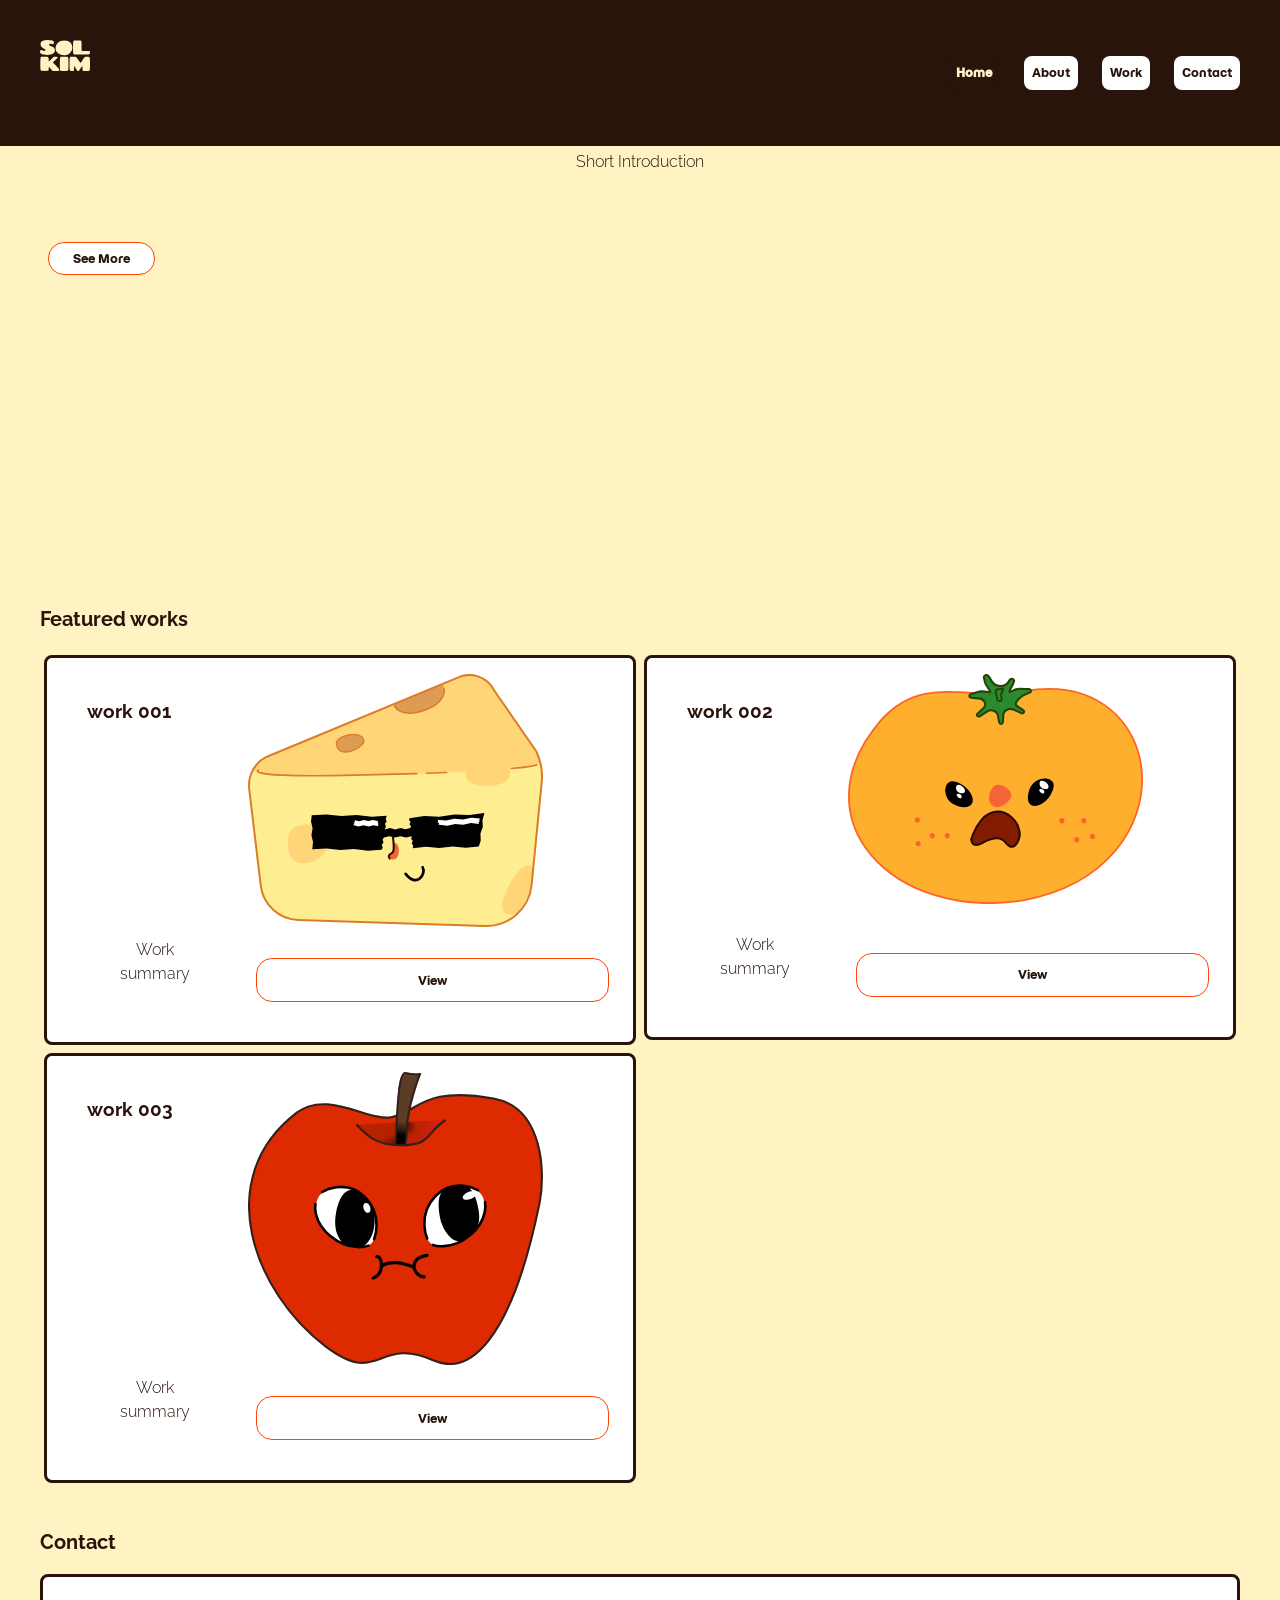
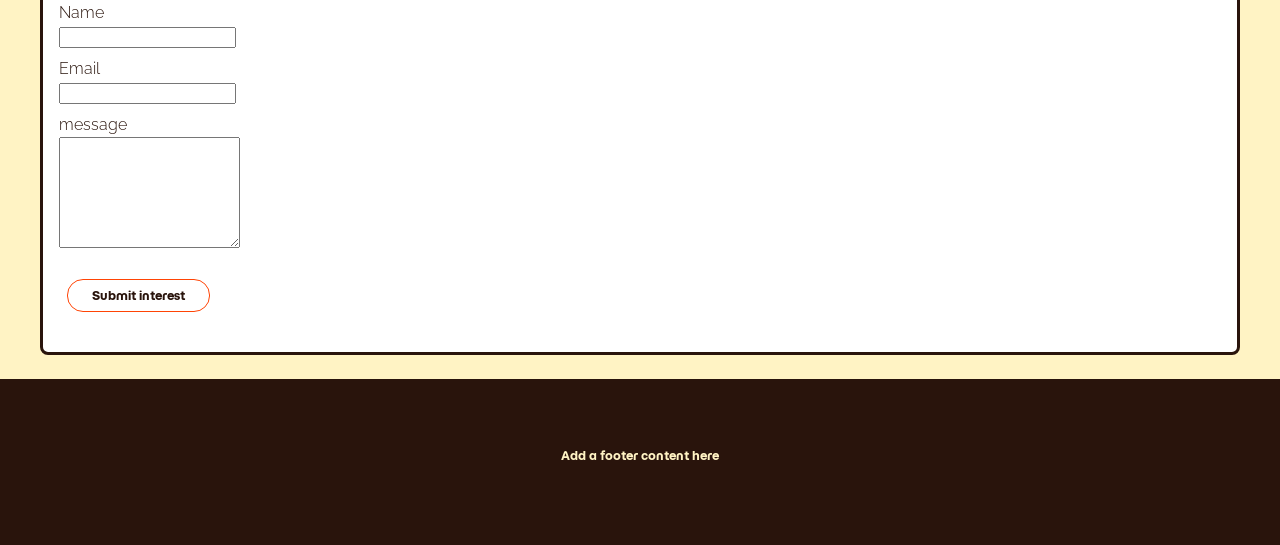
<file: index.html>
<!doctype html>
<html lang="en">
<head>
  <meta charset="utf-8">
  <meta name="viewport" content="width=device-width, initial-scale=1">
  <title>Sol Kim Portfolio Website</title>
  <link rel="stylesheet" href="styles.css">
</head>
<body>
  <header class="site-header">
<a href="#" aria-label="site-logo"> <img src="Image/Logo_SolKim_lt.svg" alt="site logo" width="50"></a>
    <nav aria-label="Main navigation">
      <ul class="nav-list">
        <li><a aria-current="page" href="#">Home</a></li>
        <li><a href="about.html">About</a></li>
        <li><a href="work.html">Work</a></li>
        <li><a href="contact.html">Contact</a></li>
      </ul>
    </nav>
  </header>

  <main>
    <section class="hero">
      <div class="hero-wrapper">
        <h1 class="visually-hidden"> Sol Kim </h1>
        <p> Short Introduction </p>
        <p><button class="button" href="#about">See More</button></p>
      </div>
    </section>

    <section class="section">
      <div class="featured-works-wrapper">
        <div class="section-heading">
          <h2>Featured works</h2>
        </div>
        <div class="Featured-work-wrapper">
          <div class="card-wrapper">
            <article class="card">
              <h3>work 001</h3>
              <a href="work.html" aria-label="work_001"> <img src="Image/work_001.svg" alt="work_001" width="80%">
              </a>
              <p>Work summary</p>
              <button class="button">View</a>
            </article>
          </div>
          <div class="card-wrapper">
            <article class="card">
              <h3>work 002</h3>
              <a href="work.html" aria-label="work_002"> <img src="Image/work_002.svg" alt="work_002" width="80%">
              </a>
              <p>Work summary</p>
              <button class="button">View</a>
            </article>
          </div>
          <div class="card-wrapper">
            <article class="card">
              <h3>work 003</h3>
              <a href="work.html" aria-label="work_003"> <img src="Image/work_003.svg" alt="work_003" width="80%">
              </a>
              <p>Work summary</p>
              <button class="button">View</a>
            </article>
          </div>
      </div>
    </section>

    <section class="section" id="contact">
      <div class="contact-form-wrapper">
        <h2>Contact</h2>
        <form class="contact-form">
          <label for="name">Name</label>
          <input id="name" name="name" type="text" required>

          <label for="email">Email</label>
          <input id="email" name="email" type="email" required>

          <label for="message">message</label>
          <textarea id= "message" name="message" rows="7" required>  </textarea>
          </select>

          <button class="button" type="submit">Submit interest</button>
        </form>
      </div>
    </section>
  </main>

  <footer class="site-footer">
    <p> Add a footer content here </p>
  </footer>
</body>
</html>
</file>
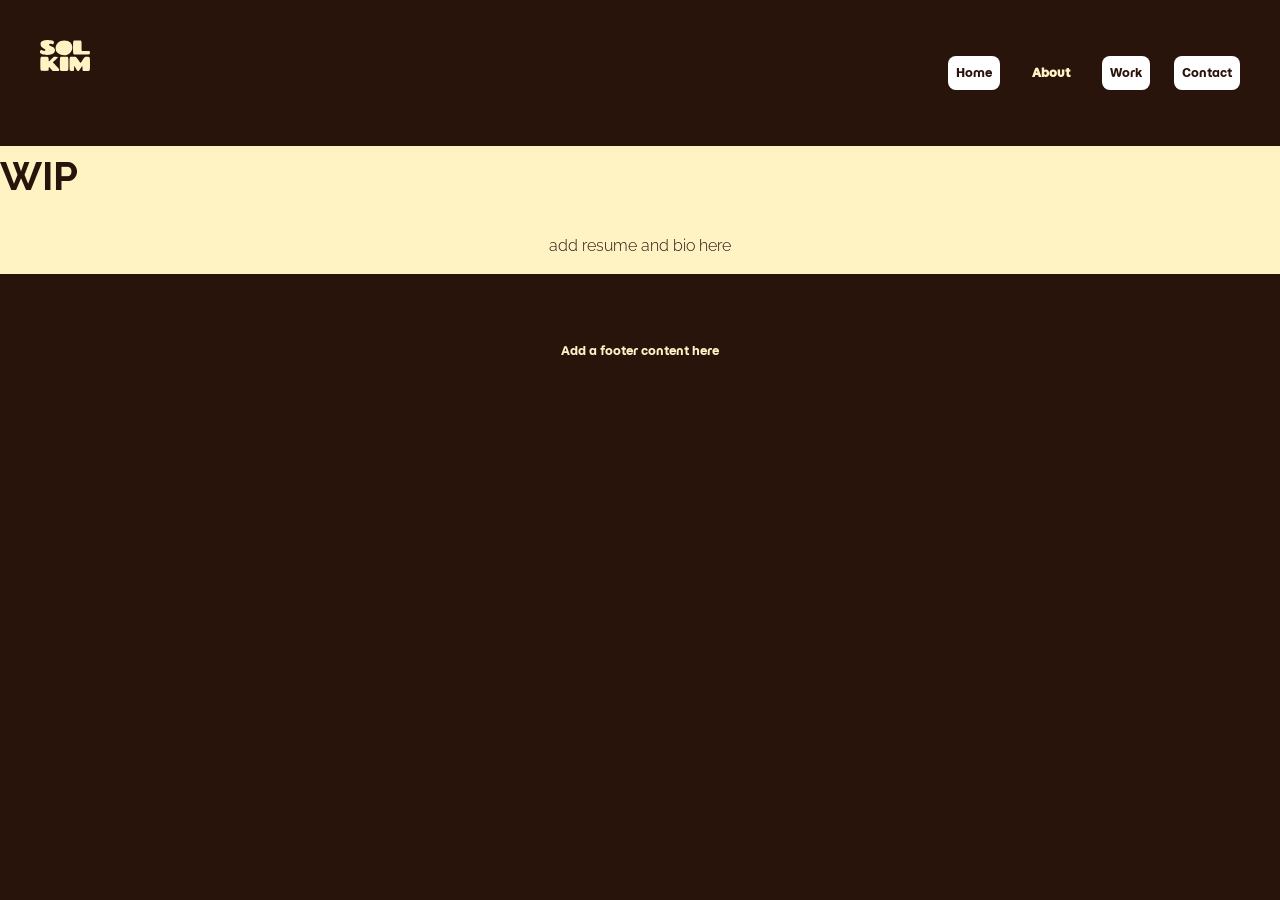
<file: about.html>
<!doctype html>
<html lang="en">
<head>
  <meta charset="utf-8">
  <meta name="viewport" content="width=device-width, initial-scale=1">
  <title>Desert Design Week</title>
  <link rel="stylesheet" href="styles.css">
</head>
<body>
  <header class="site-header">
<a href="index.html" aria-label="site-logo"> <img src="Image/Logo_SolKim_lt.svg" alt="site logo" width="50"></a>
    <nav aria-label="Main navigation">
      <ul class="nav-list">
        <li><a href="index.html" >Home</a></li>
        <li><a aria-current="page" href="#">About</a></li>
        <li><a href="work.html">Work</a></li>
        <li><a href="contact.html">Contact</a></li>
      </ul>
    </nav>
  </header>

  <main>
    <section class="wip">
      <div class="about-wrapper">
        <h1> WIP </h1>
        <p> add resume and bio here </p>
      </div>
    </section>
  </main>

  <footer class="site-footer">
    <p> Add a footer content here </p>
  </footer>
</body>
</html>
</file>
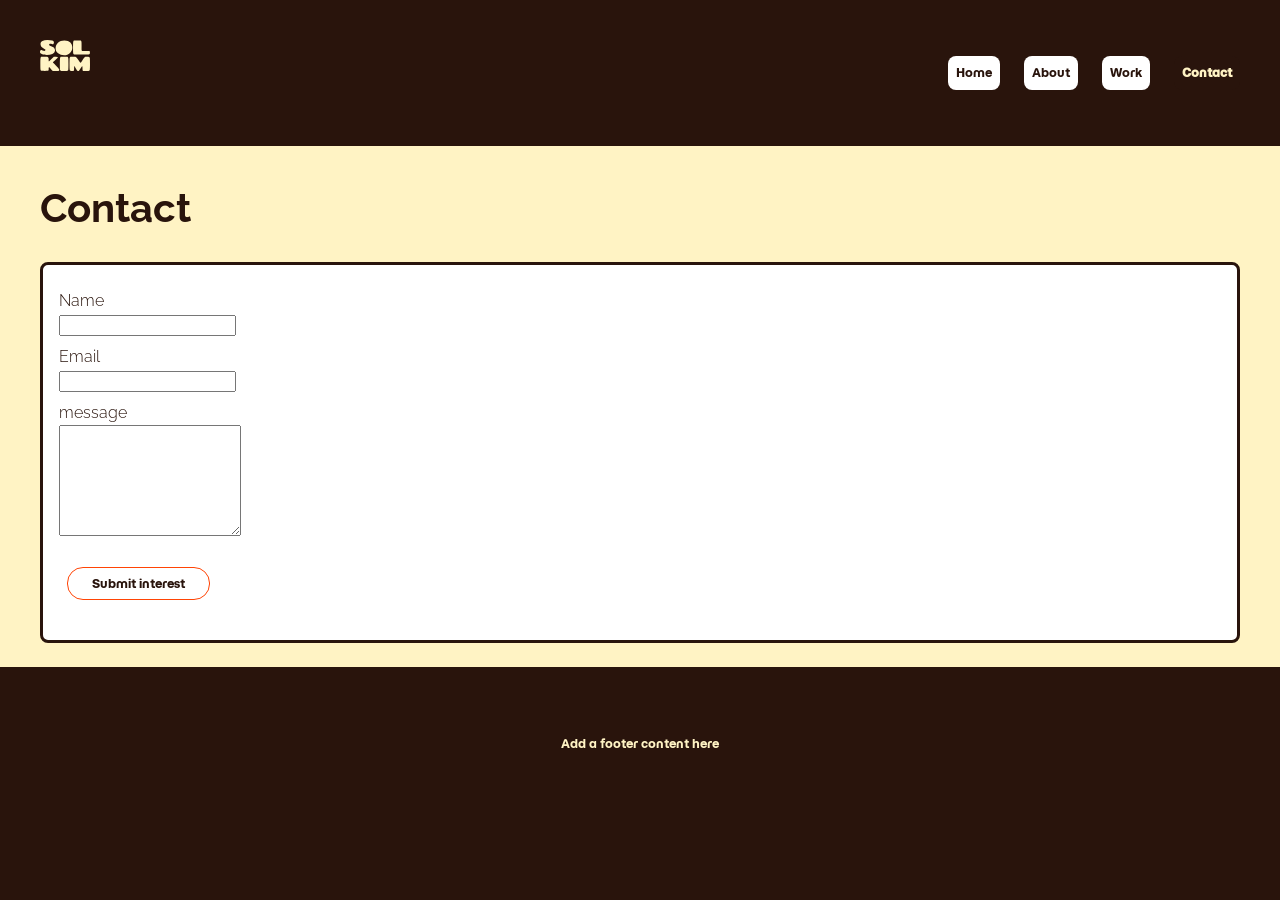
<file: contact.html>
<!doctype html>
<html lang="en">
<head>
  <meta charset="utf-8">
  <meta name="viewport" content="width=device-width, initial-scale=1">
  <title>Desert Design Week</title>
  <link rel="stylesheet" href="styles.css">
</head>
<body>
  <header class="site-header">
<a href="index.html" aria-label="site-logo"> <img src="Image/Logo_SolKim_lt.svg" alt="site logo" width="50"></a>
    <nav aria-label="Main navigation">
      <ul class="nav-list">
        <li><a href="index.html">Home</a></li>
        <li><a href="about.html">About</a></li>
        <li><a href="work.html">Work</a></li>
        <li><a aria-current="page" href="#">Contact</a></li>
      </ul>
    </nav>
  </header>

  <main>

    <section class="section" id="contact">
      <div class="contact-form-wrapper">
        <h1>Contact</h1>
        <form class="contact-form">
          <label for="name">Name</label>
          <input id="name" name="name" type="text" required>

          <label for="email">Email</label>
          <input id="email" name="email" type="email" required>

          <label for="message">message</label>
          <textarea id= "message" name="message" rows="7" required>  </textarea>
          </select>

          <button class="button" type="submit">Submit interest</button>
        </form>
      </div>
    </section>

</main>

  <footer class="site-footer">
    <p> Add a footer content here </p>
  </footer>
</body>
</html>
</file>
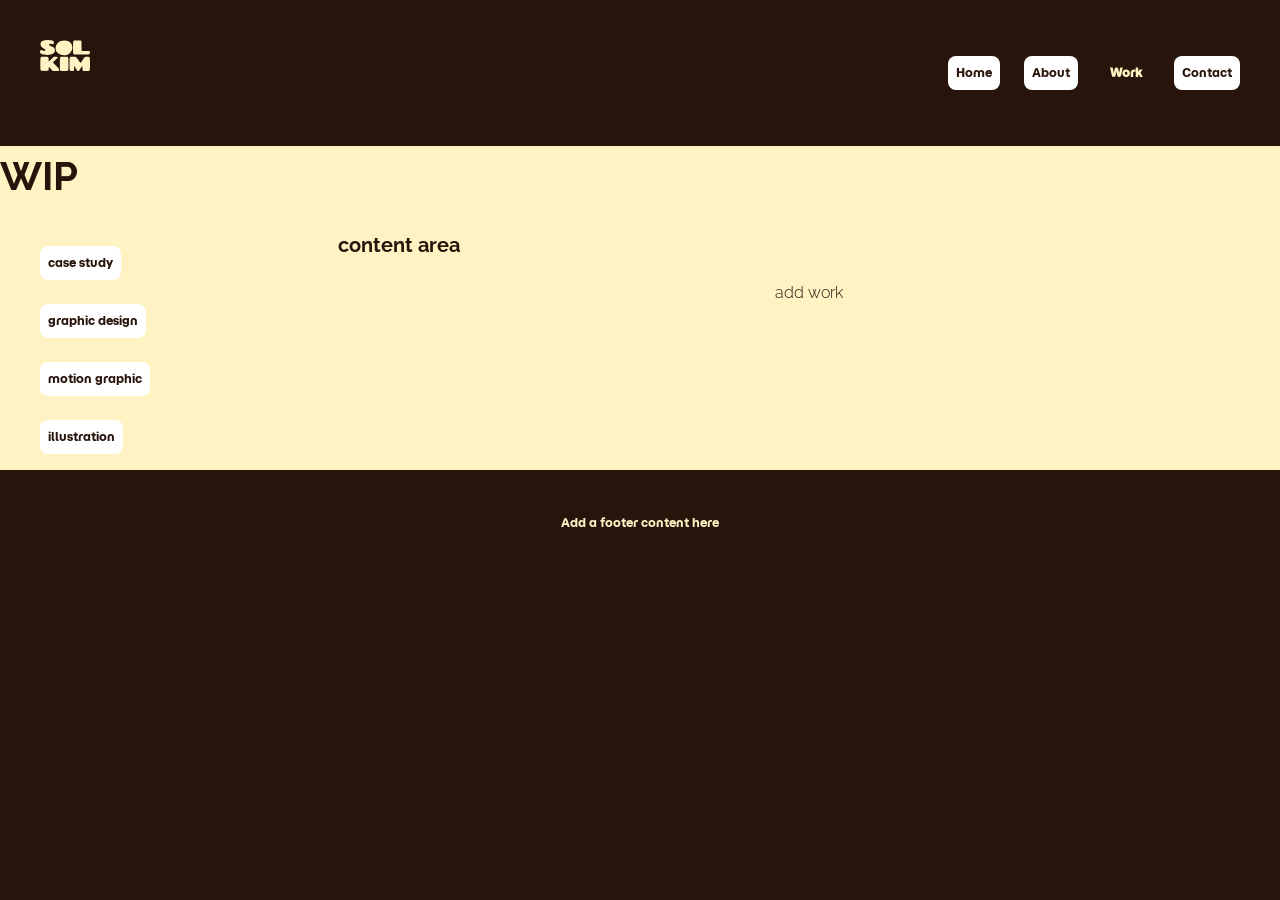
<file: work.html>
<!doctype html>
<html lang="en">
<head>
  <meta charset="utf-8">
  <meta name="viewport" content="width=device-width, initial-scale=1">
  <title>Desert Design Week</title>
  <link rel="stylesheet" href="styles.css">
</head>
<body>
  <header class="site-header">
<a href="index.html" aria-label="site-logo"> <img src="Image/Logo_SolKim_lt.svg" alt="site logo" width="50"></a>
    <nav aria-label="Main navigation">
      <ul class="nav-list">
        <li><a href="index.html" >Home</a></li>
        <li><a href="about.html">About</a></li>
        <li><a aria-current="page" href="#">Work</a></li>
        <li><a href="contact.html">Contact</a></li>
      </ul>
    </nav>
  </header>

  <main>
    <section class="page-header">
        <h1> WIP </h1>
    </section>

    <section class="work">
        <section class="work-list">
        <nav aria-label="work-list navigation">
            <ul class="work-list">
                <li><a href="#"> case study</a>
                <li><a href="#"> graphic design</a>
                <li><a href="#"> motion graphic</a>                
                <li><a href="#"> illustration</a>
        </section>
        <section class="work-content">
            <h2> content area </h2>
            <p> add work </p>
        </section>
    </sections>
</main>

  <footer class="site-footer">
    <p> Add a footer content here  </p>
  </footer>
</body>
</html>
</file>
<file: styles.css>
@import url('https://fonts.googleapis.com/css2?family=Momo+Trust+Display&family=Raleway:ital,wght@0,100..900;1,100..900&display=swap');


@layer reset, base, layout, components, utilities, overrides;

@layer reset {
  *,
  *::before,
  *::after {
    box-sizing: border-box;
  }

  body {
    margin: 0;
  }

  a {
  text-decoration: none;
  color: inherit;
  }
}

@layer base {
  :root {
    /* Add design tokens here. */
    /* colors */
    --color-primary: #ff4405;
    --color-text: #29140C;
    --color-background: #FFF3C4; 
    --color-white: #ffffff;


    /* type */
    --body-font: 'raleway', sans-serif; 
    --font-weight-light: 300;
    --font-weight-bold: 700;
    --accent-font: 'Momo Trust Display';

    --font-s: 0.75rem; /*  */ 
    --font-med: 1rem; /* p */
    --font-lg: 1.25rem; /* subtitle */
    --font-xlg: 2rem; /* title */
    --font-2xlg: 2.5rem; /* heading */ 


    /* spacing */ 
    --space-none: 0;
    --space-xs: 0.25rem; /* 4px */ 
    --space-s: 0.5rem; /* 8px */
    --space-med: 1rem;  /* 16px */
    --space-lg: 1.5rem; /* 24px */
    --space-xlg: 2.5rem;  /* 40px */
    
    /* shape */
    --radius-s: 8px; 
    --radius-lg: 16px;
    

    /* focus */
	  --box-shadow-s: 3px 3px 7px grey;
  }
    
    /* Any button over which the user's pointer is hovering */

  body {
    font-family: var(--body-font);
    font-weight: var(--font-weight-light);
    font-size: var(--font-med);
    line-height: 1.5;
    background-color: var(--color-text);
  }

  header{
    margin: var(--space-xlg);
  }

  main {
    background-color: var(--color-background);
    color: var(--color-text);    
  }

  p {
    margin: var(--space-none) auto var(--space-lg);
    text-align: center;
    padding: var(--space-xs) var(--space-xlg) var(--space-med);
  }

  .section {
    margin-inline: auto;
    margin-block: var(--space-none) var(--space-lg);
    padding: var(--space-s) var(--space-xlg);
    position: relative;
  }

  .hero {
    block-size: 50vh;
  }

  h1 {
    font-family: var(--body-font);
    font-size: clamp(var(--font-lg), 5vw, var(--font-2xlg));
    font-weight: var(--font-weight-bold);
    margin: var(--space-lg) var(--space-none);
  }

  h2 {
    margin-block-start: var(--space-none);
    font-size: var(--font-lg);
  }

  h3 {
    padding: var(--space-xs) var(--space-lg);
  }

img, svg {
    max-width: 100%;
  }
  .wrapper {
    inline-size: calc(100%-var(--space-lg));
    margin-inline: auto;
  }
  footer {
    font-family: var(--accent-font);
    font-size: var(--font-s);
    margin: var(--space-none) auto;
    color: var(--color-background);
    background-color: var(--color-text);
    vertical-align: baseline;
    padding: var(--space-xlg);
  }
}

@layer layout {
  /* Add page-level layout and composition classes here. */
  header {
  display: grid;
  grid-template-columns: 2fr 1.5fr;
  }

  nav ul {
  display: flex;
  justify-content: flex-end;
  gap: var(--space-lg);
  list-style: none;
  }
  
  nav a {
	display: inline-block;
	padding: var(--space-s);
  background-color: var(--color-white); 
  border-radius:var(--radius-s);
  font-family: var(--accent-font);
  color: var(--color-text);
  font-size: var(--font-s);
  text-align:center;
  }

  .Featured-work-wrapper{
    display: grid;
    grid-template-columns: repeat(2, 1fr);
    margin-inline: auto;
  } 

  .card-wrapper{
    container-type: inline-size;
    width: 100%;
  }
  .card{  
    /*Created a responsive square container with AI help*/
    width: minmax(100px,150px);
    aspect-ratio: 1/1;
    overflow: hidden;
    place-items: stretch;
    }
  .card p {
    visibility: hidden;  
    }
  .card .button{
    visibility: hidden;
  }

  .work {
  display: grid;
  grid-template-columns: 1fr 3fr;
  gap: var(--space-lg);
  list-style: none;  
  }
  .work ul {
  display: flex;
  flex-direction: column;
  gap: var(--space-lg);
  list-style: none;
  justify-items: flex-start;
  }

}

@layer components {
  /* Add reusable components such as buttons, cards, callouts, and forms here. */

  /* buttons */
  button {
    background-color: var(--color-white);
    font-size: var(--font-s);
    color: var(--color-text);
    bottom: var(--space-none);
    right: var(--space-none);
    padding: var(--space-s) var(--space-lg);
    margin: var(--space-lg) var(--space-s);
    font-family: var(--accent-font);
    border: 1px solid var(--color-primary);
    border-radius: var(--radius-lg);

  }


  /* cards */
  .card {
    background-color: var(--color-white);
    color: var(--color-text);
    border: 3px solid var(--color-text);
    margin: var(--space-xs);
    padding: var(--space-med);
    border-radius: var(--radius-s);
  }

  /* callouts */

  .callout {
    border-radius: var(--radius-lg);
    background-color: var(--color-white);
  }

  /* forms */
  form {
    background-color: var(--color-white);
    color: var(--color-text);
    border: 3px solid var(--color-text);
    margin: var(--space-med) auto;
    padding: var(--space-med);
    position: relative;
    border-radius: var(--radius-s);
  }

  label {
  display: block;
  margin-block-start: var(--space-s);
  }

} 



@layer utilities {
/*  at least three purposeful utilities plus hover, focus-visible, current page, and one additional relevant state. */

  .visually-hidden {
    position: absolute;
    inline-size: 1px;
    block-size: 1px;
    overflow: hidden;
    clip: rect(0 0 0 0);
    white-space: nowrap;
    clip-path: inset(50%);
  }
  /*current page */
  nav [aria-current="page"]{
    color: var(--color-background);
    background-color: var(--color-text);
    font-weight: var(--font-weight-bold);
  }

  /* focus */
  textarea:focus-visible, input:focus-visible {
  outline: 2px dashed var(--color-text);
  border-radius: var(--radius-s);
  box-shadow: var(--box-shadow-s);
  }

  /* hover */
  main a:hover, button:hover {
  background-color: var(--color-background);
  color: var(--color-primary);
  }

  /* active */
  a:active, button:active {
  transform: scale(0.95);
  }


  
}

@layer overrides {
  /* Keep this layer small. Use it only for intentional exceptions. */

  .button {
  display: block;
  width: 100;
  justify-items: center;
  }

  .work a {
  margin: var(--space-none);
  }

}
@container (width > 400px) {
  .card {
    display: grid;    
    grid-template-columns: 1fr 2fr;
    grid-template-rows: 2fr 0.5fr;
  }
}

@media (width > 700px) {
  .Featured-work-wrapper {
    /*medium screens, .card-grid needs at least 650px+margin to maintain its layout.*/ 
    display: grid;
    grid-template-columns: repeat(3, minmax(80px, 1fr));

  }
  .card {
    aspect-ratio: 1/1.45;
        overflow: visible;

  }    
  .card p{
  visibility: visible;  
  }
  .button{
    visibility: visible;
  }
  
  
}

@media (width > 1150px) {
  .Featured-work-wrapper {
    display: grid;
    grid-template-columns: repeat(2, minmax(500px, 1fr));
  }
    .card {
    aspect-ratio:1/0.65;
    }
    .card p{
    visibility: visible;  
    }
}


@media print {
  /* Add print improvements here. */
  .header,
  .footer,
  .nav {
    display: none;
    
  }
  body {
    background-color: white;
    color: #000000;
  }
}
/*Requirements 4 : Include a simple fallback or note explaining why the default remains usable.*/
  @supports not (container-type: inline-size) {
    @media (width > 1150px) {
      .card {
      display: grid;    
      grid-template-columns: 1fr 2fr;
      grid-template-rows: 2fr 0.5fr;
      }
    }
  }
</file>
